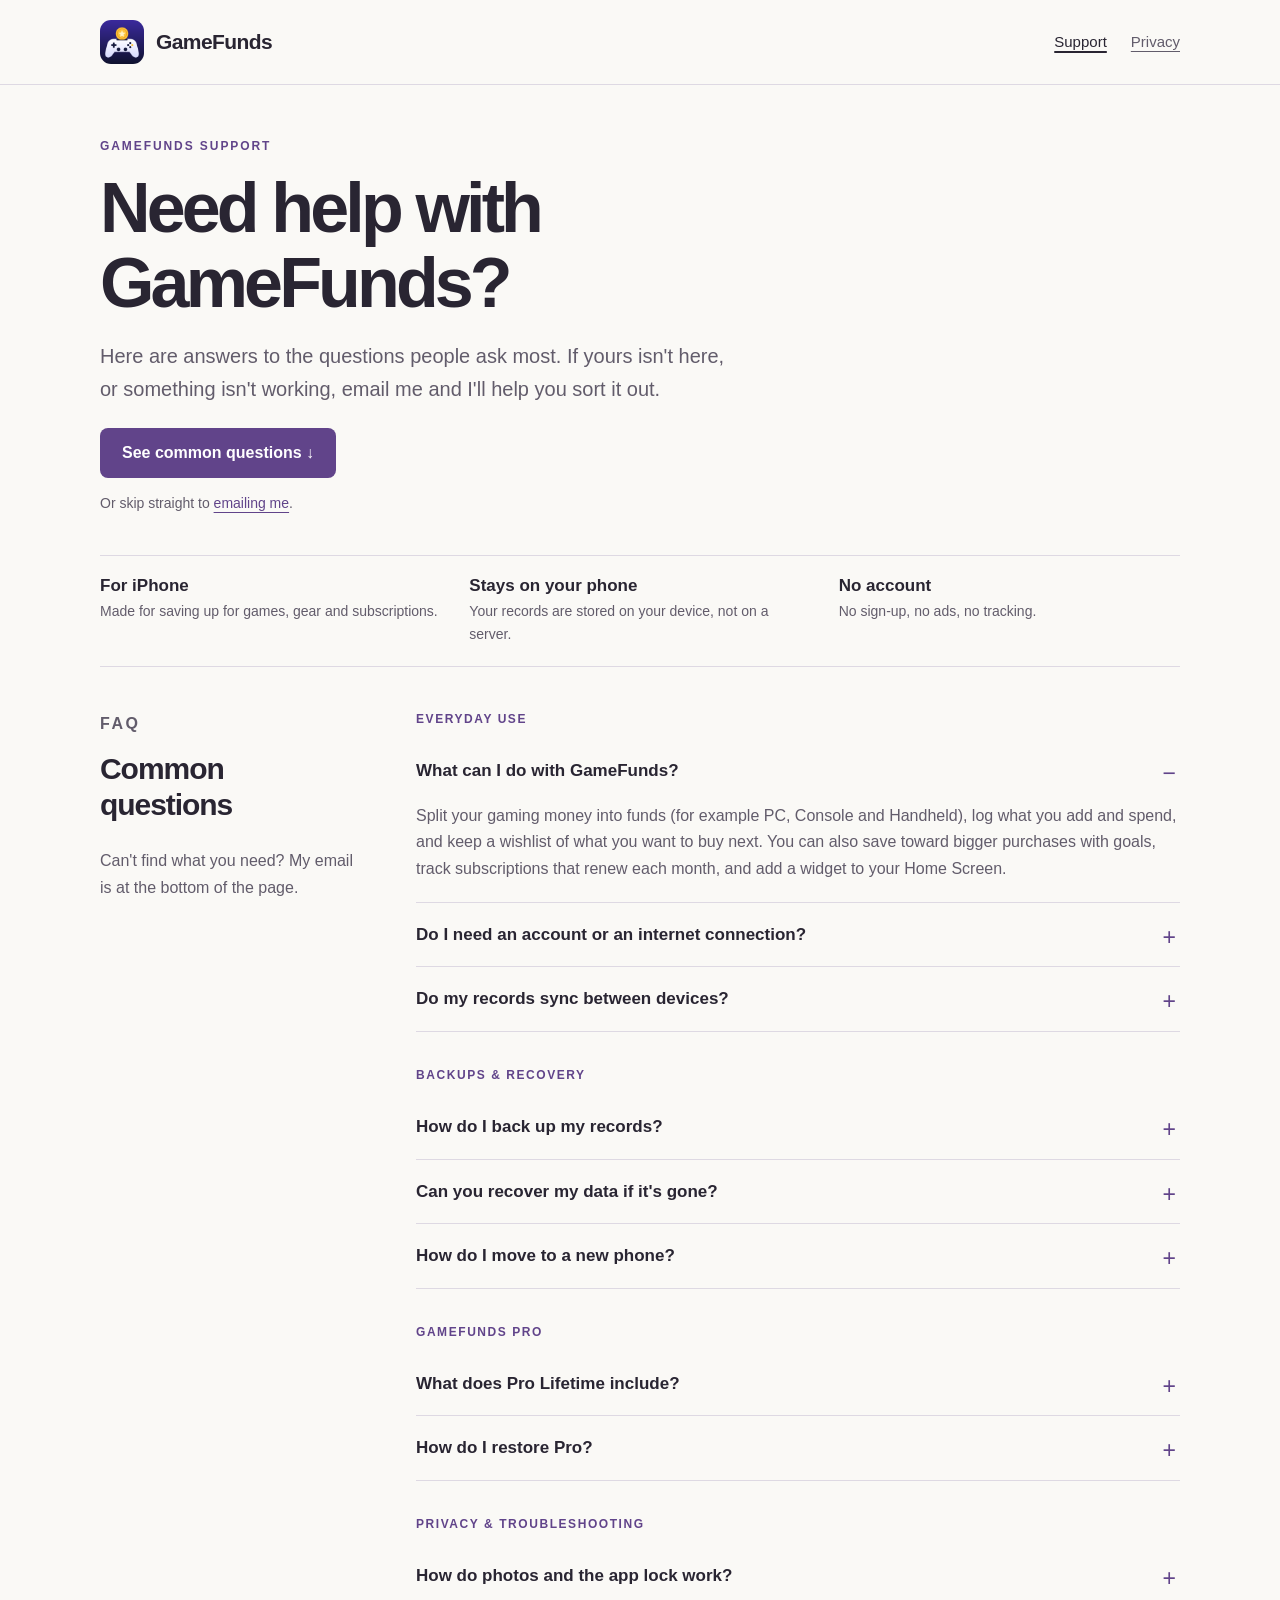
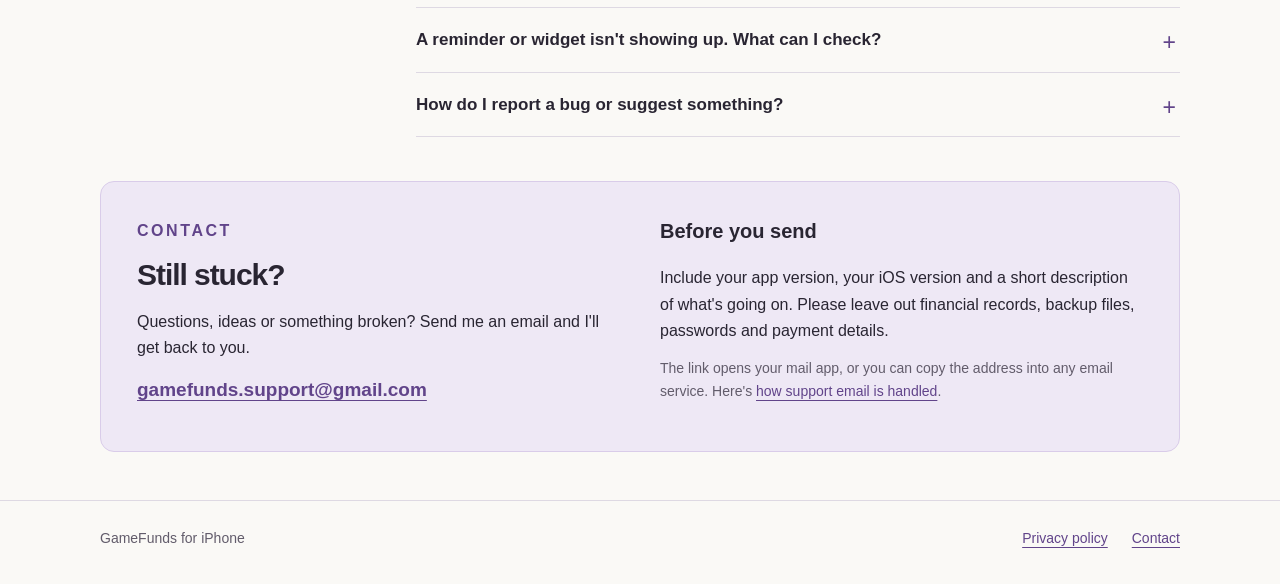
<file: index.html>
<!doctype html>
<html lang="en">
<head>
  <meta charset="utf-8">
  <meta name="viewport" content="width=device-width, initial-scale=1">
  <meta name="description" content="Help with GameFunds for iPhone: funds, backups, Pro Lifetime, privacy and how to get in touch.">
  <meta name="theme-color" content="#faf9f6">
  <title>GameFunds Support</title>
  <link rel="icon" href="assets/favicon.png" type="image/png">
  <link rel="apple-touch-icon" href="assets/apple-touch-icon.png">
  <link rel="stylesheet" href="styles.css">
</head>
<body>
<a class="skip" href="#main">Skip to content</a>
<header><div class="wrap header-row">
  <a class="brand" href="index.html"><img src="assets/icon.png" width="44" height="44" alt="">GameFunds</a>
  <nav aria-label="Main navigation"><a href="index.html" aria-current="page">Support</a><a href="privacy.html">Privacy</a></nav>
</div></header>
<main id="main" class="wrap">
  <section class="hero" aria-labelledby="welcome">
    <p class="eyebrow">GameFunds Support</p>
    <h1 id="welcome">Need help with GameFunds?</h1>
    <p class="lede">Here are answers to the questions people ask most. If yours isn't here, or something isn't working, email me and I'll help you sort it out.</p>
    <a class="button" href="#answers">See common questions <span aria-hidden="true">&nbsp;↓</span></a>
    <span class="hero-note">Or skip straight to <a href="#contact">emailing me</a>.</span>
  </section>
  <div class="intro-strip" aria-label="About GameFunds">
    <div><h2>For iPhone</h2><p>Made for saving up for games, gear and subscriptions.</p></div>
    <div><h2>Stays on your phone</h2><p>Your records are stored on your device, not on a server.</p></div>
    <div><h2>No account</h2><p>No sign-up, no ads, no tracking.</p></div>
  </div>
  <section id="answers" class="section-grid" aria-labelledby="faq-title">
    <div class="section-label"><p class="eyebrow">FAQ</p><h2 id="faq-title">Common questions</h2><p>Can't find what you need? My email is at the bottom of the page.</p></div>
    <div>
      <div class="faq-group"><h3>Everyday use</h3>
        <details open><summary>What can I do with GameFunds?</summary><p>Split your gaming money into funds (for example PC, Console and Handheld), log what you add and spend, and keep a wishlist of what you want to buy next. You can also save toward bigger purchases with goals, track subscriptions that renew each month, and add a widget to your Home Screen.</p></details>
        <details><summary>Do I need an account or an internet connection?</summary><p>You never need an account, and everything works offline. The only time you need the internet is to buy or restore Pro, because that goes through Apple.</p></details>
        <details><summary>Do my records sync between devices?</summary><p>No. Your records stay on the phone you use GameFunds on. To move them, export a backup and import it on the other device (see Backups &amp; recovery below).</p></details>
      </div>
      <div class="faq-group"><h3>Backups &amp; recovery</h3>
        <details><summary>How do I back up my records?</summary><p>Open the menu, go to <strong>Backup &amp; Recovery</strong> and save a backup to Files, iCloud Drive or wherever you like. Keep it somewhere outside the app, so it's still there if you lose or reset your phone. CSV exports are handy for spreadsheets, but only a GameFunds backup can be restored.</p><p>The app also keeps recovery copies on your phone. They're a safety net, not a real backup, because they're deleted along with the app. If you save a backup to a cloud service, that service's own terms and privacy policy apply to the file.</p></details>
        <details><summary>Can you recover my data if it's gone?</summary><p>Only if you still have a backup. I never see your records, so there's no copy on my end. If you have an exported backup, or the app still has a recovery copy, use Backup &amp; Recovery to restore it. Save your current records first, and read the confirmation before you tap restore.</p><p>One tip: don't delete and reinstall the app to fix a problem. That deletes your records too.</p></details>
        <details><summary>How do I move to a new phone?</summary><p>Export a backup on your old phone and make sure you can open it on the new one (saving it to iCloud Drive makes this easy). Install GameFunds on the new phone, import the backup and check that everything is there before you wipe the old one. Restoring Pro doesn't bring your records over; only the backup does that.</p></details>
      </div>
      <div class="faq-group"><h3>GameFunds Pro</h3>
        <details><summary>What does Pro Lifetime include?</summary><p>GameFunds Pro Lifetime adds unlimited funds, every accent theme and custom colors for your fund icons. It's a one-time in-app purchase of <strong>US $4.99</strong>, with no subscription, and the purchase sheet shows the price for your App Store region before you confirm.</p><p>Free will always include 3 funds and the base features, including the wishlist, savings goals, recurring expenses and spending insights.</p></details>
        <details><summary>How do I restore Pro?</summary><p>Sign in with the same Apple Account you bought it with, connect to the internet and tap <strong>Restore Purchases</strong> on the Pro screen. If Pro still doesn't show up, check your purchase history in the App Store, then email me with your app version and any error message you see. Never send your Apple Account password or payment details.</p></details>
      </div>
      <div class="faq-group"><h3>Privacy &amp; troubleshooting</h3>
        <details><summary>How do photos and the app lock work?</summary><p>When you add a photo, you choose it with Apple's photo picker, so GameFunds only gets the photo you pick. It's stored on your phone with the rest of your records. The optional app lock uses Face ID or Touch ID through iOS, and GameFunds only learns whether it worked. The lock protects the app screen, not backup files you've exported. There's more detail in the <a href="privacy.html">privacy policy</a>.</p></details>
        <details><summary>A reminder or widget isn't showing up. What can I check?</summary><p>For reminders, check the schedule in GameFunds, then make sure notifications are allowed for GameFunds in the iPhone Settings app. Focus modes can hide them too. For widgets, open GameFunds once so it can refresh, then touch and hold the widget to check its settings. iOS decides when widgets update, so a change can take a little while to appear.</p></details>
        <details><summary>How do I report a bug or suggest something?</summary><p>Use <strong>Help &amp; Feedback</strong> in the app's menu, or email me. For a bug, tell me your app version, iOS version, what you expected and what happened instead. A screenshot helps a lot; just cover up anything personal first. Accessibility feedback is very welcome.</p></details>
      </div>
    </div>
  </section>
  <section class="contact" id="contact" aria-labelledby="contact-title">
    <div><p class="eyebrow">Contact</p><h2 id="contact-title">Still stuck?</h2><p>Questions, ideas or something broken? Send me an email and I'll get back to you.</p><a class="email" href="mailto:gamefunds.support@gmail.com">gamefunds.support@gmail.com</a></div>
    <div><h3>Before you send</h3><p>Include your app version, your iOS version and a short description of what's going on. Please leave out financial records, backup files, passwords and payment details.</p><p class="small">The link opens your mail app, or you can copy the address into any email service. Here's <a href="privacy.html#support">how support email is handled</a>.</p></div>
  </section>
</main>
<footer><div class="wrap footer-row"><p>GameFunds for iPhone</p><div><a href="privacy.html">Privacy policy</a><a href="#contact">Contact</a></div></div></footer>
</body>
</html>
</file>
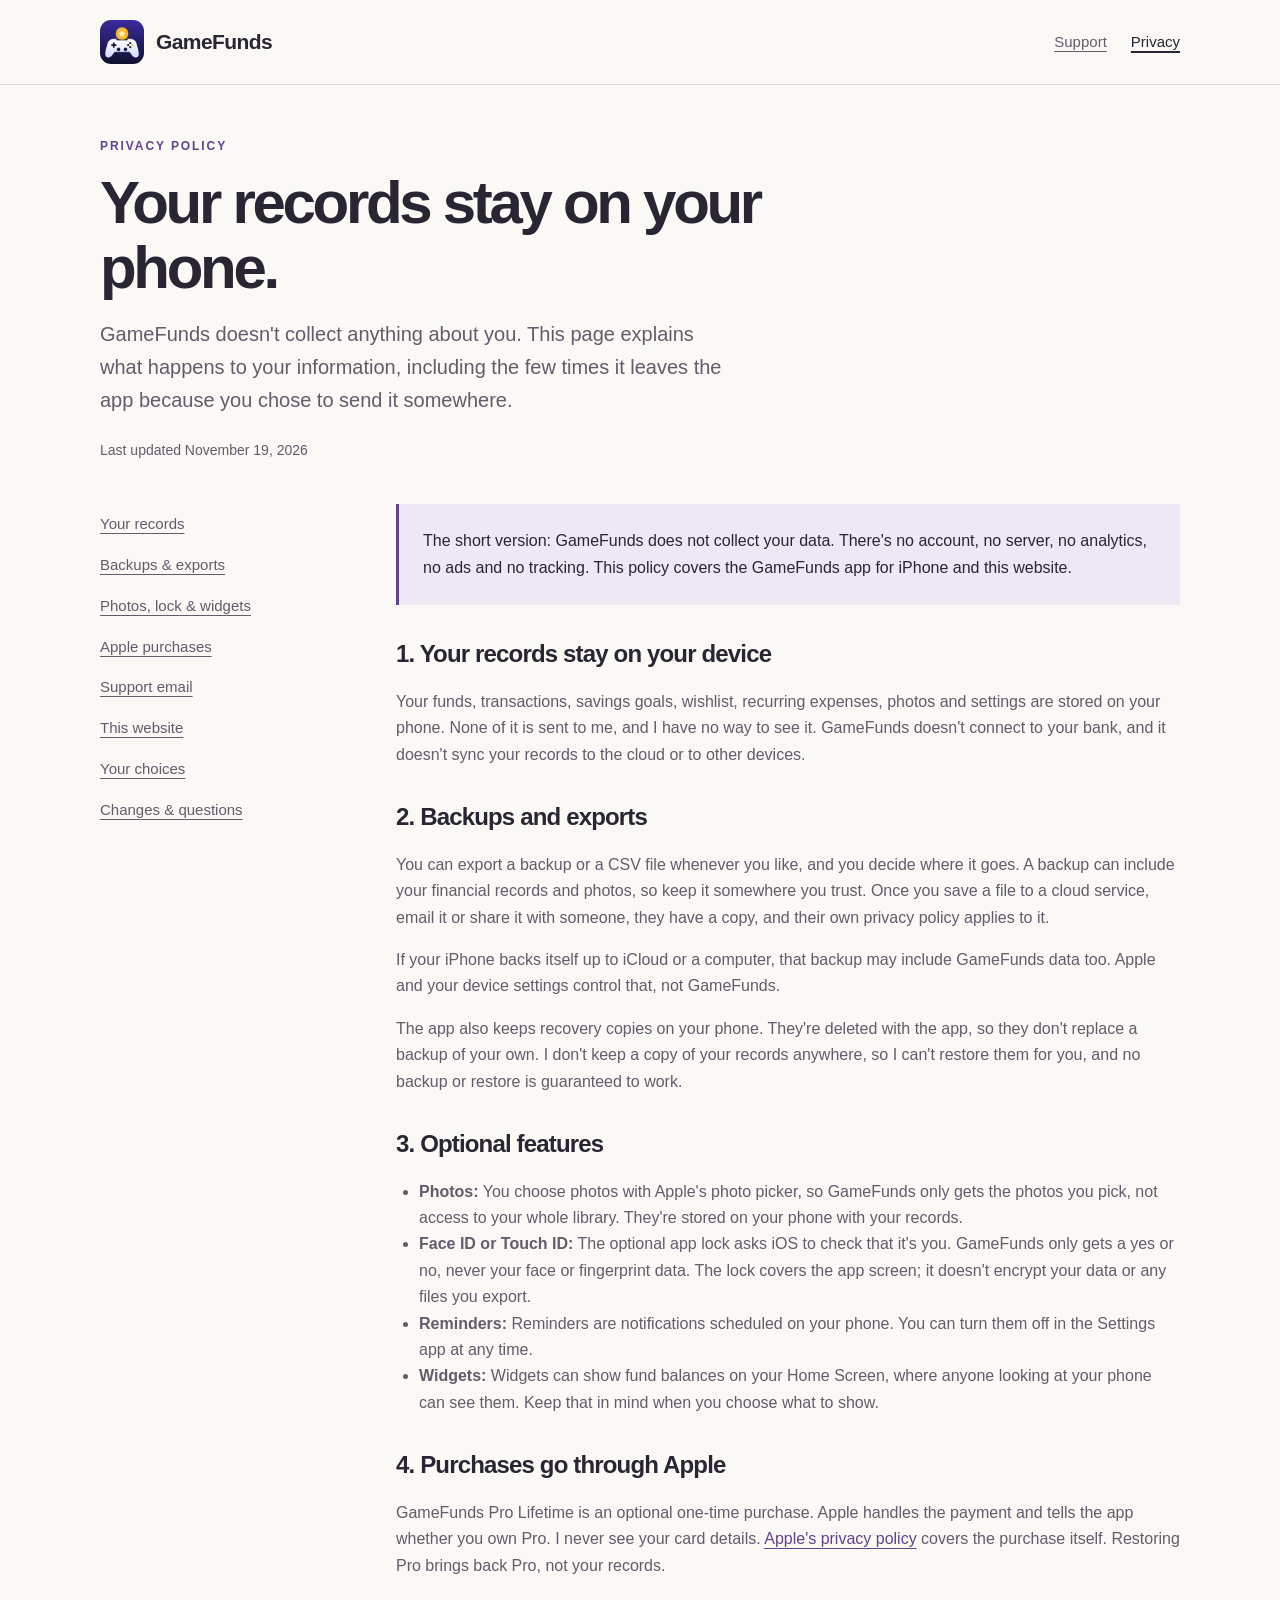
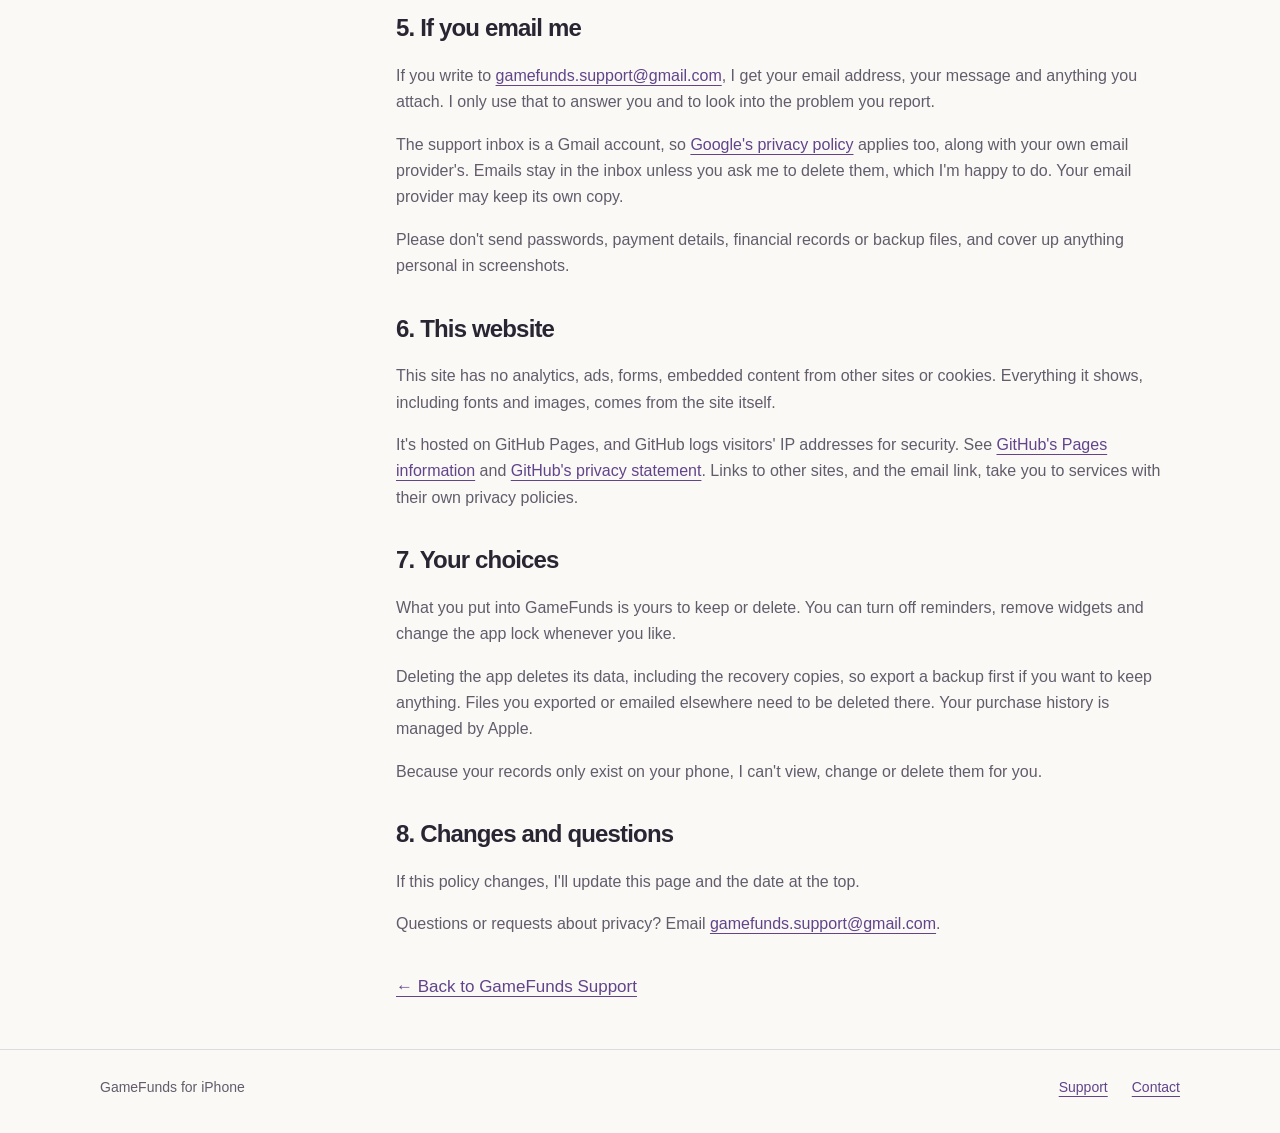
<file: privacy.html>
<!doctype html>
<html lang="en">
<head>
  <meta charset="utf-8">
  <meta name="viewport" content="width=device-width, initial-scale=1">
  <meta name="description" content="How GameFunds handles your records, photos, backups, Apple purchases, support email and visits to this website.">
  <meta name="theme-color" content="#faf9f6">
  <title>Privacy Policy · GameFunds</title>
  <link rel="icon" href="assets/favicon.png" type="image/png">
  <link rel="apple-touch-icon" href="assets/apple-touch-icon.png">
  <link rel="stylesheet" href="styles.css">
</head>
<body>
<a class="skip" href="#main">Skip to content</a>
<header><div class="wrap header-row"><a class="brand" href="index.html"><img src="assets/icon.png" width="44" height="44" alt="">GameFunds</a><nav aria-label="Main navigation"><a href="index.html">Support</a><a href="privacy.html" aria-current="page">Privacy</a></nav></div></header>
<main id="main" class="wrap">
  <div class="hero policy-hero"><p class="eyebrow">Privacy policy</p><h1>Your records stay on your phone.</h1><p class="lede">GameFunds doesn't collect anything about you. This page explains what happens to your information, including the few times it leaves the app because you chose to send it somewhere.</p><p class="small">Last updated November 19, 2026</p></div>
  <div class="policy-layout">
    <nav class="contents" aria-label="On this page"><a href="#local">Your records</a><a href="#backups">Backups &amp; exports</a><a href="#features">Photos, lock &amp; widgets</a><a href="#purchases">Apple purchases</a><a href="#support">Support email</a><a href="#website">This website</a><a href="#choices">Your choices</a><a href="#changes">Changes &amp; questions</a></nav>
    <article class="policy-body" aria-label="GameFunds privacy policy">
      <div class="callout"><p>The short version: GameFunds does not collect your data. There's no account, no server, no analytics, no ads and no tracking. This policy covers the GameFunds app for iPhone and this website.</p></div>
      <section id="local"><h2>1. Your records stay on your device</h2><p>Your funds, transactions, savings goals, wishlist, recurring expenses, photos and settings are stored on your phone. None of it is sent to me, and I have no way to see it. GameFunds doesn't connect to your bank, and it doesn't sync your records to the cloud or to other devices.</p></section>
      <section id="backups"><h2>2. Backups and exports</h2><p>You can export a backup or a CSV file whenever you like, and you decide where it goes. A backup can include your financial records and photos, so keep it somewhere you trust. Once you save a file to a cloud service, email it or share it with someone, they have a copy, and their own privacy policy applies to it.</p><p>If your iPhone backs itself up to iCloud or a computer, that backup may include GameFunds data too. Apple and your device settings control that, not GameFunds.</p><p>The app also keeps recovery copies on your phone. They're deleted with the app, so they don't replace a backup of your own. I don't keep a copy of your records anywhere, so I can't restore them for you, and no backup or restore is guaranteed to work.</p></section>
      <section id="features"><h2>3. Optional features</h2><ul><li><strong>Photos:</strong> You choose photos with Apple's photo picker, so GameFunds only gets the photos you pick, not access to your whole library. They're stored on your phone with your records.</li><li><strong>Face ID or Touch ID:</strong> The optional app lock asks iOS to check that it's you. GameFunds only gets a yes or no, never your face or fingerprint data. The lock covers the app screen; it doesn't encrypt your data or any files you export.</li><li><strong>Reminders:</strong> Reminders are notifications scheduled on your phone. You can turn them off in the Settings app at any time.</li><li><strong>Widgets:</strong> Widgets can show fund balances on your Home Screen, where anyone looking at your phone can see them. Keep that in mind when you choose what to show.</li></ul></section>
      <section id="purchases"><h2>4. Purchases go through Apple</h2><p>GameFunds Pro Lifetime is an optional one-time purchase. Apple handles the payment and tells the app whether you own Pro. I never see your card details. <a href="https://www.apple.com/legal/privacy/">Apple's privacy policy</a> covers the purchase itself. Restoring Pro brings back Pro, not your records.</p></section>
      <section id="support"><h2>5. If you email me</h2><p>If you write to <a href="mailto:gamefunds.support@gmail.com">gamefunds.support@gmail.com</a>, I get your email address, your message and anything you attach. I only use that to answer you and to look into the problem you report.</p><p>The support inbox is a Gmail account, so <a href="https://policies.google.com/privacy">Google's privacy policy</a> applies too, along with your own email provider's. Emails stay in the inbox unless you ask me to delete them, which I'm happy to do. Your email provider may keep its own copy.</p><p>Please don't send passwords, payment details, financial records or backup files, and cover up anything personal in screenshots.</p></section>
      <section id="website"><h2>6. This website</h2><p>This site has no analytics, ads, forms, embedded content from other sites or cookies. Everything it shows, including fonts and images, comes from the site itself.</p><p>It's hosted on GitHub Pages, and GitHub logs visitors' IP addresses for security. See <a href="https://docs.github.com/en/pages/getting-started-with-github-pages/what-is-github-pages">GitHub's Pages information</a> and <a href="https://docs.github.com/en/site-policy/privacy-policies/github-general-privacy-statement">GitHub's privacy statement</a>. Links to other sites, and the email link, take you to services with their own privacy policies.</p></section>
      <section id="choices"><h2>7. Your choices</h2><p>What you put into GameFunds is yours to keep or delete. You can turn off reminders, remove widgets and change the app lock whenever you like.</p><p>Deleting the app deletes its data, including the recovery copies, so export a backup first if you want to keep anything. Files you exported or emailed elsewhere need to be deleted there. Your purchase history is managed by Apple.</p><p>Because your records only exist on your phone, I can't view, change or delete them for you.</p></section>
      <section id="changes"><h2>8. Changes and questions</h2><p>If this policy changes, I'll update this page and the date at the top.</p><p>Questions or requests about privacy? Email <a href="mailto:gamefunds.support@gmail.com">gamefunds.support@gmail.com</a>.</p></section>
      <a href="index.html">← Back to GameFunds Support</a>
    </article>
  </div>
</main>
<footer><div class="wrap footer-row"><p>GameFunds for iPhone</p><div><a href="index.html">Support</a><a href="mailto:gamefunds.support@gmail.com">Contact</a></div></div></footer>
</body>
</html>
</file>
<file: styles.css>
:root{color-scheme:light;--paper:#faf9f6;--ink:#292532;--muted:#625c6b;--violet:#61448a;--soft:#eeE8f5;--line:#ded9e3;--white:#fff; font-family:-apple-system,BlinkMacSystemFont,"Segoe UI",sans-serif;color:var(--ink);background:var(--paper);font-synthesis:none}
*{box-sizing:border-box}body{margin:0;font-size:17px;line-height:1.65}a{color:var(--violet);text-underline-offset:4px}a:hover{text-decoration-thickness:2px}a:focus-visible,summary:focus-visible{outline:3px solid var(--violet);outline-offset:5px;border-radius:3px}img{max-width:100%}.wrap{width:min(1080px,calc(100% - 64px));margin:auto}.skip{position:absolute;left:16px;top:-100px;background:white;padding:12px;z-index:5}.skip:focus{top:12px}header{border-bottom:1px solid var(--line)}.header-row{display:flex;align-items:center;justify-content:space-between;gap:20px;min-height:84px}.brand{display:flex;align-items:center;gap:12px;text-decoration:none;color:var(--ink);font-size:21px;font-weight:650;letter-spacing:-.6px}.brand img{width:44px;height:44px;border-radius:11px}nav{display:flex;gap:24px;align-items:center}nav a{font-size:15px;color:var(--muted);padding:10px 0}nav a[aria-current=page]{color:var(--ink);text-decoration-thickness:2px}.hero{padding:52px 0 40px;max-width:800px}.eyebrow{text-transform:uppercase;letter-spacing:.16em;font-size:12px;font-weight:700;color:var(--violet);margin:0 0 14px}h1,h2,h3,p{margin-top:0}h1{font-size:clamp(40px,6vw,70px);line-height:1.08;letter-spacing:-.055em;font-weight:600;margin-bottom:18px}h2{font-size:30px;line-height:1.2;letter-spacing:-.035em;font-weight:600}h3{font-size:20px;line-height:1.35;font-weight:600}.lede{font-size:20px;line-height:1.65;color:var(--muted);max-width:630px;margin-bottom:22px}.button{display:inline-flex;align-items:center;justify-content:center;min-height:48px;padding:12px 22px;background:var(--violet);color:white;border-radius:8px;font-weight:600;text-decoration:none;font-size:16px}.button:hover{background:#493167}.hero-note{display:block;font-size:14px;color:var(--muted);margin-top:14px}.intro-strip{display:grid;grid-template-columns:repeat(3,1fr);border-top:1px solid var(--line);border-bottom:1px solid var(--line);padding:20px 0;gap:28px}.intro-strip p{font-size:14px;color:var(--muted);margin:3px 0 0}.intro-strip h2{font-size:17px;margin:0;letter-spacing:0}.section-grid{display:grid;grid-template-columns:260px 1fr;gap:56px;padding:44px 0}.section-label p{color:var(--muted);font-size:16px}.faq-group+ .faq-group{margin-top:35px}.faq-group h3{font-size:12px;text-transform:uppercase;letter-spacing:.13em;color:var(--violet);margin-bottom:12px}details{border-bottom:1px solid var(--line)}summary{padding:19px 30px 19px 0;font-size:17px;line-height:1.5;font-weight:600;cursor:pointer;position:relative;list-style:none}summary::-webkit-details-marker{display:none}summary::after{content:'+';position:absolute;right:4px;top:17px;font-size:23px;font-weight:400;color:var(--violet)}details[open] summary::after{content:'−'}details p,details ul{font-size:16px;color:var(--muted);margin-bottom:20px}details ul{padding-left:22px}.contact{background:var(--soft);border:1px solid #d9cce9;border-radius:14px;padding:36px;display:grid;grid-template-columns:1fr 1fr;gap:40px;margin-bottom:48px}.contact h2{margin-bottom:16px}.contact p{font-size:16px;margin-bottom:12px}.email{font-size:19px;font-weight:600;overflow-wrap:anywhere}.small{font-size:14px!important;color:var(--muted)}footer{border-top:1px solid var(--line);padding:26px 0 34px;color:var(--muted);font-size:14px}.footer-row{display:flex;justify-content:space-between;gap:20px;flex-wrap:wrap}.footer-row p{margin:0}.footer-row div{display:flex;gap:24px}.policy-hero{padding-bottom:28px}.policy-hero h1{font-size:clamp(40px,6vw,60px)}.policy-layout{display:grid;grid-template-columns:240px 1fr;gap:56px;padding-bottom:48px}.contents{display:block}.contents a{display:block;padding:8px 0;font-size:15px}.policy-body{min-width:0}.policy-body section{margin-bottom:35px;scroll-margin-top:25px}.policy-body h2{font-size:24px}.policy-body p,.policy-body li{font-size:16px;color:var(--muted)}.policy-body ul{padding-left:23px}.callout{padding:24px;border-left:3px solid var(--violet);background:var(--soft);margin-bottom:35px}.callout p{margin:0;color:var(--ink)}
@media(max-width:760px){.wrap{width:calc(100% - 40px)}.header-row{min-height:72px}.brand{font-size:19px}.brand img{width:36px;height:36px}nav{gap:16px}nav a{font-size:14px}.hero{padding:34px 0 28px}.lede{font-size:18px}.intro-strip{grid-template-columns:1fr;gap:20px}.section-grid,.policy-layout{grid-template-columns:1fr;gap:22px;padding-top:32px}.section-grid{padding-bottom:32px}.section-label p{margin-bottom:0}.contact{grid-template-columns:1fr;gap:16px;padding:25px;margin-bottom:32px}.contact h2{font-size:27px}.contents{border-bottom:1px solid var(--line);padding-bottom:25px}.policy-layout{padding-top:0}.footer-row div{gap:20px}h2{font-size:28px}}
@media(prefers-reduced-motion:reduce){*{scroll-behavior:auto!important}}
@media(forced-colors:active){.button,.contact{border:1px solid ButtonText}a:focus-visible,summary:focus-visible{outline-color:Highlight}}
@media print{header,.skip,.contents,.button{display:none}.wrap{width:100%}.hero{padding:20px 0}.policy-layout,.section-grid,.contact{display:block}details{break-inside:avoid}details::details-content{content-visibility:visible}.contact{margin-top:25px}body{background:white;color:black;font-size:12pt}}
</file>
